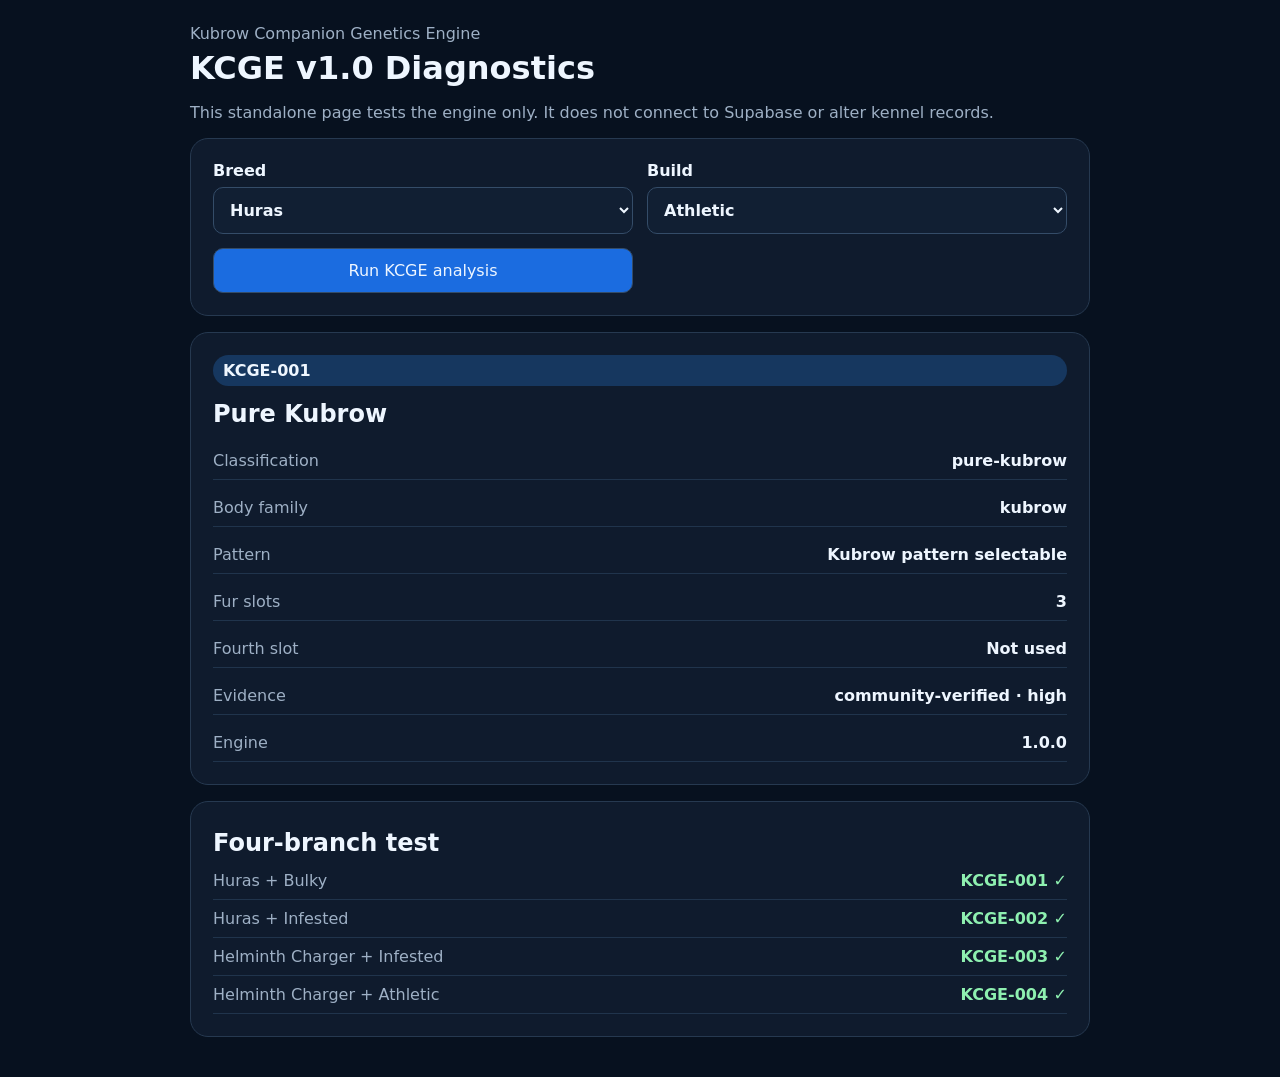
<file: kcge-diagnostics.html>
<!doctype html>
<html lang="en">
<head>
<meta charset="utf-8">
<meta name="viewport" content="width=device-width,initial-scale=1">
<title>KCGE Diagnostics | Kubrow Companion</title>
<style>
:root{color-scheme:dark;font-family:Inter,system-ui,sans-serif;background:#07111f;color:#eef6ff}body{margin:0;padding:24px}.wrap{max-width:900px;margin:auto}.card{background:#0f1b2d;border:1px solid #263950;border-radius:18px;padding:22px;margin:16px 0}h1,h2{margin:.2em 0}.muted{color:#9eb0c5}.grid{display:grid;grid-template-columns:repeat(2,minmax(0,1fr));gap:14px}label{display:grid;gap:7px;font-weight:700}select,button{font:inherit;color:inherit;background:#111f33;border:1px solid #344c68;border-radius:10px;padding:12px}button{cursor:pointer;background:#1b6ce0}.result{display:grid;gap:9px}.row{display:flex;justify-content:space-between;gap:20px;border-bottom:1px solid #20344c;padding:9px 0}.badge{display:inline-flex;padding:6px 10px;border-radius:999px;background:#16375f;font-weight:800}.ok{color:#8ef0b0}.warn{color:#ffd27a}@media(max-width:650px){.grid{grid-template-columns:1fr}.row{display:grid;gap:3px}}
</style>
</head>
<body>
<main class="wrap">
<div class="muted">Kubrow Companion Genetics Engine</div>
<h1>KCGE v1.0 Diagnostics</h1>
<p class="muted">This standalone page tests the engine only. It does not connect to Supabase or alter kennel records.</p>
<section class="card grid">
<label>Breed
<select id="breed">
<option>Huras</option><option>Chesa</option><option>Raksa</option><option>Sahasa</option><option>Sunika</option><option>Helminth Charger</option>
</select></label>
<label>Build
<select id="build"><option>Athletic</option><option>Skinny</option><option>Bulky</option><option>Infested</option></select>
</label>
<button id="run" type="button">Run KCGE analysis</button>
</section>
<section class="card result" id="output"></section>
<section class="card"><h2>Four-branch test</h2><div id="matrix"></div></section>
</main>
<script src="kubrow-engine.js?v=1-0-0"></script>
<script>
const $=id=>document.getElementById(id);
function row(name,value){return `<div class="row"><span class="muted">${name}</span><b>${value??'—'}</b></div>`}
function run(){const result=KubrowEngine.analyse({breed:$('breed').value,build_type:$('build').value});$('output').innerHTML=`<span class="badge">${result.ruleId}</span><h2>${result.label}</h2>${row('Classification',result.classification)}${row('Body family',result.bodyFamily)}${row('Pattern',result.pattern?.locked?'Locked to Helminth':'Kubrow pattern selectable')}${row('Fur slots',result.colours?.furSlots)}${row('Fourth slot',result.colours?.additionalSlot?.visible?`${result.colours.additionalSlot.role} · ${result.colours.additionalSlot.palette} palette`:'Not used')}${row('Evidence',`${result.evidence.level} · ${result.evidence.confidence}`)}${row('Engine',result.engineVersion)}`}
$('run').onclick=run;run();
const cases=[['Huras','Bulky','KCGE-001'],['Huras','Infested','KCGE-002'],['Helminth Charger','Infested','KCGE-003'],['Helminth Charger','Athletic','KCGE-004']];
$('matrix').innerHTML=cases.map(([breed,build,expected])=>{const r=KubrowEngine.analyse({breed,build_type:build});const pass=r.ruleId===expected;return row(`${breed} + ${build}`,`<span class="${pass?'ok':'warn'}">${r.ruleId} ${pass?'✓':'✗'}</span>`) }).join('');
</script>
</body>
</html>
</file>
